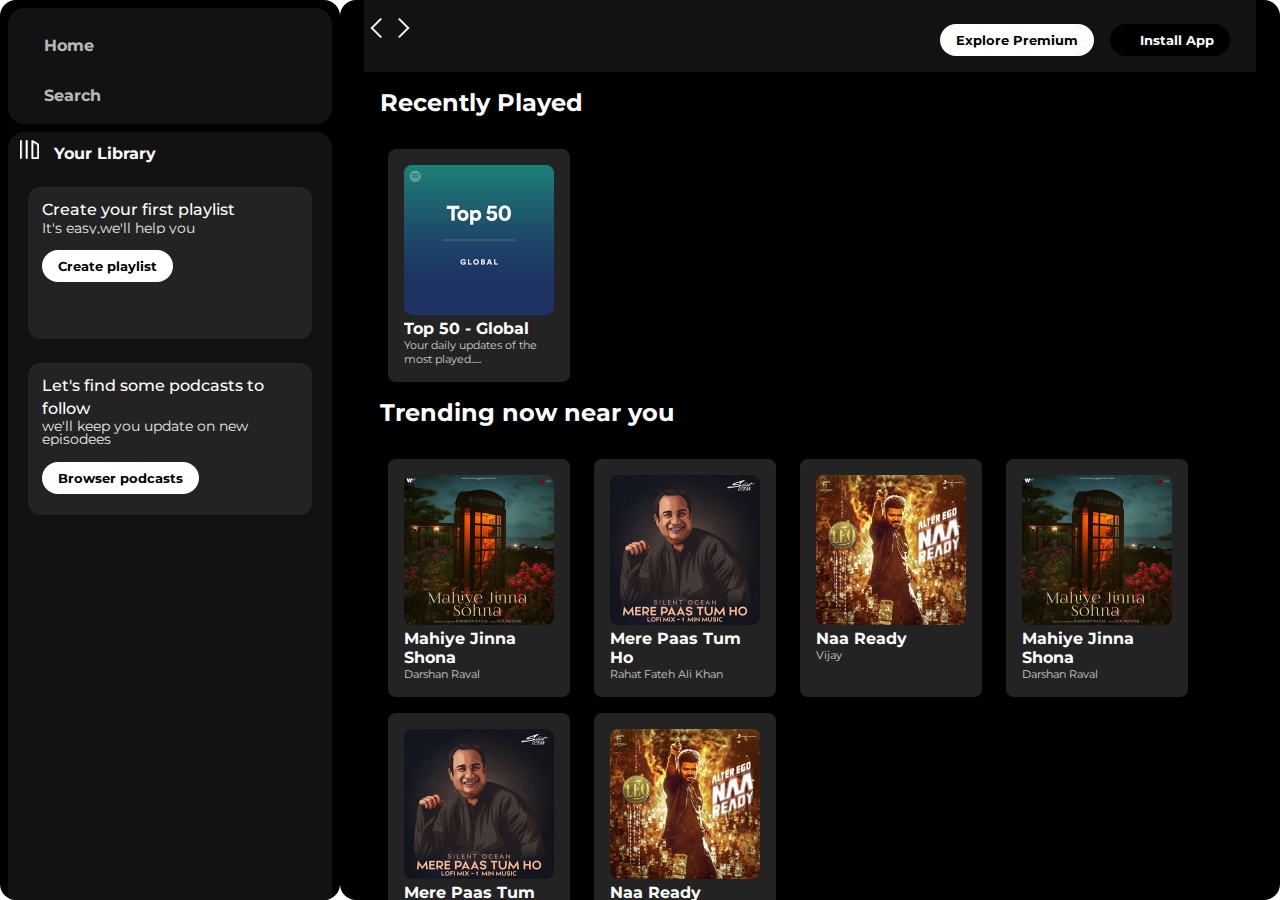
<file: index.html>
<!DOCTYPE html>
<html lang="en">
<head>
    <meta charset="UTF-8">
    <meta name="viewport" content="width=device-width, initial-scale=1.0">
    <link rel="stylesheet" href="https://cdnjs.cloudflare.com/ajax/libs/font-awesome/6.5.1/css/all.min.css" integrity="sha512-DTOQO9RWCH3ppGqcWaEA1BIZOC6xxalwEsw9c2QQeAIftl+Vegovlnee1c9QX4TctnWMn13TZye+giMm8e2LwA==" crossorigin="anonymous" referrerpolicy="no-referrer" />
    <link rel="icon" href="/Spotify Project/logo.png"/>
    <title>Spotify - Web player:Music for everyone</title>
    <link rel="stylesheet" href="project.css">
    <link rel="preconnect" href="https://fonts.googleapis.com">
<link rel="preconnect" href="https://fonts.gstatic.com" crossorigin>
<link href="https://fonts.googleapis.com/css2?family=Montserrat:ital,wght@0,100..900;1,100..900&display=swap" rel="stylesheet">
</head>
<body>
  <!-- Sidebar -->
   <div class="main">
    <div class="sidebar">
  <div class="nav">
<div class="nav-option">
    <i class="fa-solid fa-house"></i>
     <a href="#"><b>Home</b></a>
</div>
<div class="nav-option">
    <i class="fa-solid fa-magnifying-glass"></i>
       <a href="#"><b>Search</b></a>
 </div>
  </div>
  <div class="library">
   <div class="options">
   <div class="lib-option">
      <image class="image" src="library_icon.png"/>
       <a class="your"  href="#"><b>Your Library</b></a>
      </div>
       <div class="icons">
         <i class="fa-solid fa-plus"></i>
         <i class="fa-solid fa-arrow-right"></i>
     </div>
  </div>  
  <div class="box-1 ">
    <p class="p1 ">Create your first playlist</p>
    <p class="p2">It's easy,we'll help you</p>
    <button class="badge">Create playlist</button>
  </div>
  <div class="box-1">
    <p class="p1">Let's find some podcasts to follow</p>
    <p class="p2">we'll keep  you update on new episodees</p>
    <button class="badge">Browser podcasts</button>
  </div>
  </div>
    </div>
    <!-- sticky Navbar -->
    <div class="main-content">
       <div class="sticky-nav">
        <div class="sticky-nav-icons">
          <image  src="backward_icon.png " />
          <image class="hide" src="forward_icon.png"/>
        </div>
      <div class="sticky-nav-option">
      <button class=" sticky-badge nav-item hide"> Explore Premium</button>
      <button class="sticky-badge nav-item new" ><i class="fa-regular fa-circle-down"></i>Install App</button>
      <i class="fa-regular fa-user" style="margin-right: 9px;"></i>
    </div>
       </div>
       <!-- Main Content -->
    <div class="cards">
      <h2>Recently Played</h2>
      <div class="card-container">
        <div class="card">
              <image  class="card-image"  src="card1img.jpeg"/>
              <p class="card-title"> <b>Top 50 - Global</b></p>
              <p class="card-info">Your daily updates of the most played.....</p>
         </div>
      </div>
      <h2>Trending now near you</h2>
      <div class="card-container">
        <div class="card">
              <image  class="card-image"  src="card2img.jpeg"/>
              <p class="card-title"> <b>Mahiye Jinna Shona</b></p>
              <p class="card-info">Darshan Raval</p>
         </div>
              <div class="card">
              <image  class="card-image"  src="card3img.jpeg"/>
              <p class="card-title"> <b>Mere Paas Tum Ho</b></p>
              <p class="card-info">Rahat Fateh Ali Khan</p>
         </div>
          <div class="card">
              <image  class="card-image"  src="card4img.jpeg"/>
              <p class="card-title"> <b>Naa Ready</b></p>
              <p class="card-info">Vijay</p>
         </div>
              <div class="card">
              <image  class="card-image"  src="card2img.jpeg"/>
              <p class="card-title"> <b>Mahiye Jinna Shona</b></p>
              <p class="card-info">Darshan Raval</p>
         </div>
            <div class="card">
              <image  class="card-image"  src="card3img.jpeg"/>
              <p class="card-title"> <b>Mere Paas Tum Ho</b></p>
              <p class="card-info">Rahat Fateh Ali Khan</p>
         </div>
              <div class="card">
              <image  class="card-image"  src="card4img.jpeg"/>
              <p class="card-title"> <b>Naa Ready</b></p>
              <p class="card-info">Vijay</p>
          </div>
        </div>
        <h2>Featured Charts</h2>
      <div class="card-container">
        <div class="card">
              <image  class="card-image"  src="card5img.jpeg"/>
              <p class="card-title"> <b>Top Songs - Global</b></p>
              <p class="card-info">Your daily updates of the most played.....</p>
         </div>
              <div class="card">
              <image  class="card-image"  src="card6img.jpeg"/>
              <p class="card-title"> <b>Top Songs - India</b></p>
              <p class="card-info">Your weekly updates of the most played.....</p>
         </div>
          <div class="card">
              <image  class="card-image"  src="card5img.jpeg"/>
              <p class="card-title"> <b>Top 50 - Global</b></p>
              <p class="card-info">Your weekly updates of the most played.....</p>
         </div>
        </div>
         <div class="footer">
          <div class="line"></div>
       </div>
<!-- Music Player -->
     <div class="music-Player">
    <div class="album"> </div>
  </div>
      <div class="player">
      <div class="playback-icons">
        <image class="playback-image Akky" src="player_icon1.png"/>
        <image  class="playback-image Akky"src="player_icon2.png"/>
        <image class="playback-image"src="player_icon3.png" style="opacity: 1 ;height: 1.75rem;"/>
        <image class="playback-image Akky"src="player_icon4.png"/>
        <image class="playback-image Akky" src="player_icon5.png"/>
      </div>
      <div class="playback-process">
        <span class="curr-time">00:00</span>
          <input class="playbar-progress" type="range" min="0" max="100" step="1"/>
        <span class="tot-time">03;33</span>
      </div>
    </div>
    <div class="controls">
      <i class="fa-sharp fa-thin fa-microphone-stand"></i>
    </div>
   </div> 
   </div> 
</body>
</html>
</file>
<file: project.css>
* {
  font-family: "Montserrat", sans-serif;
  text-decoration: none;
  margin:0;
  overflow: hidden;
  color:#fff;
}
.main{
display: flex;
height:100vh;
}
.sidebar{
background-color:#000;
width:340px ;
border-radius: 1rem ; /* 16 px */
}
.main-content{
background-color:#000;
flex: 1;
border-radius: 1rem ;
overflow: auto;
padding: 0 1.5rem 0 1.5rem;
}
.music-player{
  background-color:#000;
  position: fixed;
  bottom:0;
  height: 76px ;
  width:100%;
}
.nav{
  background-color: #121212;
text-decoration: none ;
padding : 0.5rem 0.75rem;
margin:0.5rem; 
justify-content: center;
height: 100px;
display:flex;
flex-direction: column;
border-radius:1rem;
}
.nav-option{
  line-height: 2.5rem ;
  margin:0.5rem;
  padding: 0.5rem 0.75 rem;
  opacity: 0.7;
}
.nav-option i {
  font-size: 1.20rem;
}
.nav-option a {
  font-size: 1 rem;
  margin-left: 1rem;
  text-align: center;
}
.nav-option:hover{
  opacity: 1; 
}
.library{
  background-color: #121212;
  padding : 0.5rem 0.75rem;
  margin:0.5rem;
  height: 100%;
  border-radius:1rem;
}
.options{
    justify-content: space-between;
    display:flex;
    align-items: center;
}
.your{
  text-decoration: none ;
  margin: 0.5rem;
  padding: 0.2rem;
  text-align: center;
}
.image{
  height:1.20rem;
  width:1.20rem;
}
icons{
  font-size: 1.20 rem ;
  display: flex;
}
.icons i {
  opacity: 0.7;
  margin-right:1rem;

}
.icon i :hover {
  opacity: 0.7;
}
.box-1{
  background-color: #232323;
  height:8rem ;
  border-radius: 0.75rem;
  margin: 1.5rem 0.5rem ;
  padding: 0.75rem  0.9rem; ;
   line-height: 1.4rem; 
}
.p1{
  font-size: 1rem;;
  font-weight:500 ;
}
.p2{
  font-size:0.85rem ;
  opacity:0.9 ;
  line-height: 0.8rem;
}
.badge{
  background-color: #fff;
  color: #000;
  border:none;
  border-radius: 100px;
  padding:0.25rem 1rem;
  font-weight: 500px;
  margin-top: 1rem;
  height: 2rem;
  width: fit-content;
  font-weight: 700;
}
/* Sticky Navbar */
.sticky-nav {
  background-color: #121212;
  position: sticky;
  top:0;
  padding:1rem 0 1rem 0;
  align-items: centre;
  display:flex;
 justify-content: space-between; 
 z-index: 10; 
}
.sticky-image{
  margin: 0;
}
.sticky-nav-option i {
  margin-right: 1px;
  padding: 0.5px;
  align-items: center;
  justify-content: space-between;
  }
.sticky-badge{
  background-color: #fff;
  color: #000;
  font-weight: 700;
  border: none;
  border-radius: 100px;
  margin-top:0.5rem;
  margin-right: 2px;
  padding: 0.25rem 1rem;
  height: 2rem ;
  width:fit-content;
}
.sticky-nav-option {
  display: flex;
  justify-content:center; 
  align-items: center;
  }
  .nav-item{
    margin-right: 1rem;
    font-weight: 800px;
  }
.new{
  background-color: #000;
  color: #fff;
}
.new i {
  align-items: center;
  margin-left: 0.75rem;
}
@media (max-width:1000px){
.hide{
  display: none;
}
}
/* Main Content */
h2{
  padding:1rem ;
}
.card{
  background-color: #232323;
  width:150px ;
  border-radius: 0.5rem;
  padding: 1rem;
  margin-left: 1.5rem;
  margin-top: 1rem;
}
.card-container{
  display: flex ;
  flex-wrap: wrap;
}
.card-image {
  width: 100%;
  border-radius: 0.5rem;
}
.card-title {
   font-weight:700px; 
}
.card-info {
  font-size: 0.7rem;
   opacity: 0.75;
}
.footer{
  display: flex;
  bottom: 0;
  justify-content:center ;
  align-items:center ;
}
.footer{
  height:300px ;
}
.line{
  height:90% ;
  width: 50% ;
  border-top: 1px solid white;
  opacity: 0.4;
}

/* Music Player */

.music-Player{
  display: flex;
}
.album{
  width:25%;
}
.player{
  width:50%;
}
.controls{
  width:25%;
}
.playback-icons{
  display: flex;
  justify-content: center;
  align-items: center;
}
.playback-image {
  height: 1 rem;
  margin-right: 1.5rem;
 opacity: 0.7;
}
.Akky{
  height: 1rem;
}
.playback-img:hover {
  opacity: 1;
 }
.playback-process{
  display: flex;
  justify-content: center;
  align-items: center;
}
.playbar-progress{
  width: 70%;
  appearance: none;
  background-color: transparent;
  cursor: pointer;
}
.playbar-progress::-webkit-slider-runnable-track{
  background-color: #ddd;
  border-radius: 100px;
  height: 0.3rem;
}
.playbar-progress::-webkit-slider-thumb{
  appearance:none;
  height: 0.65em;
  width: 0.65rem;
  border-radius: 50%;
  margin-top: -2px;
  background-color: #1bd760;
}
</file>
